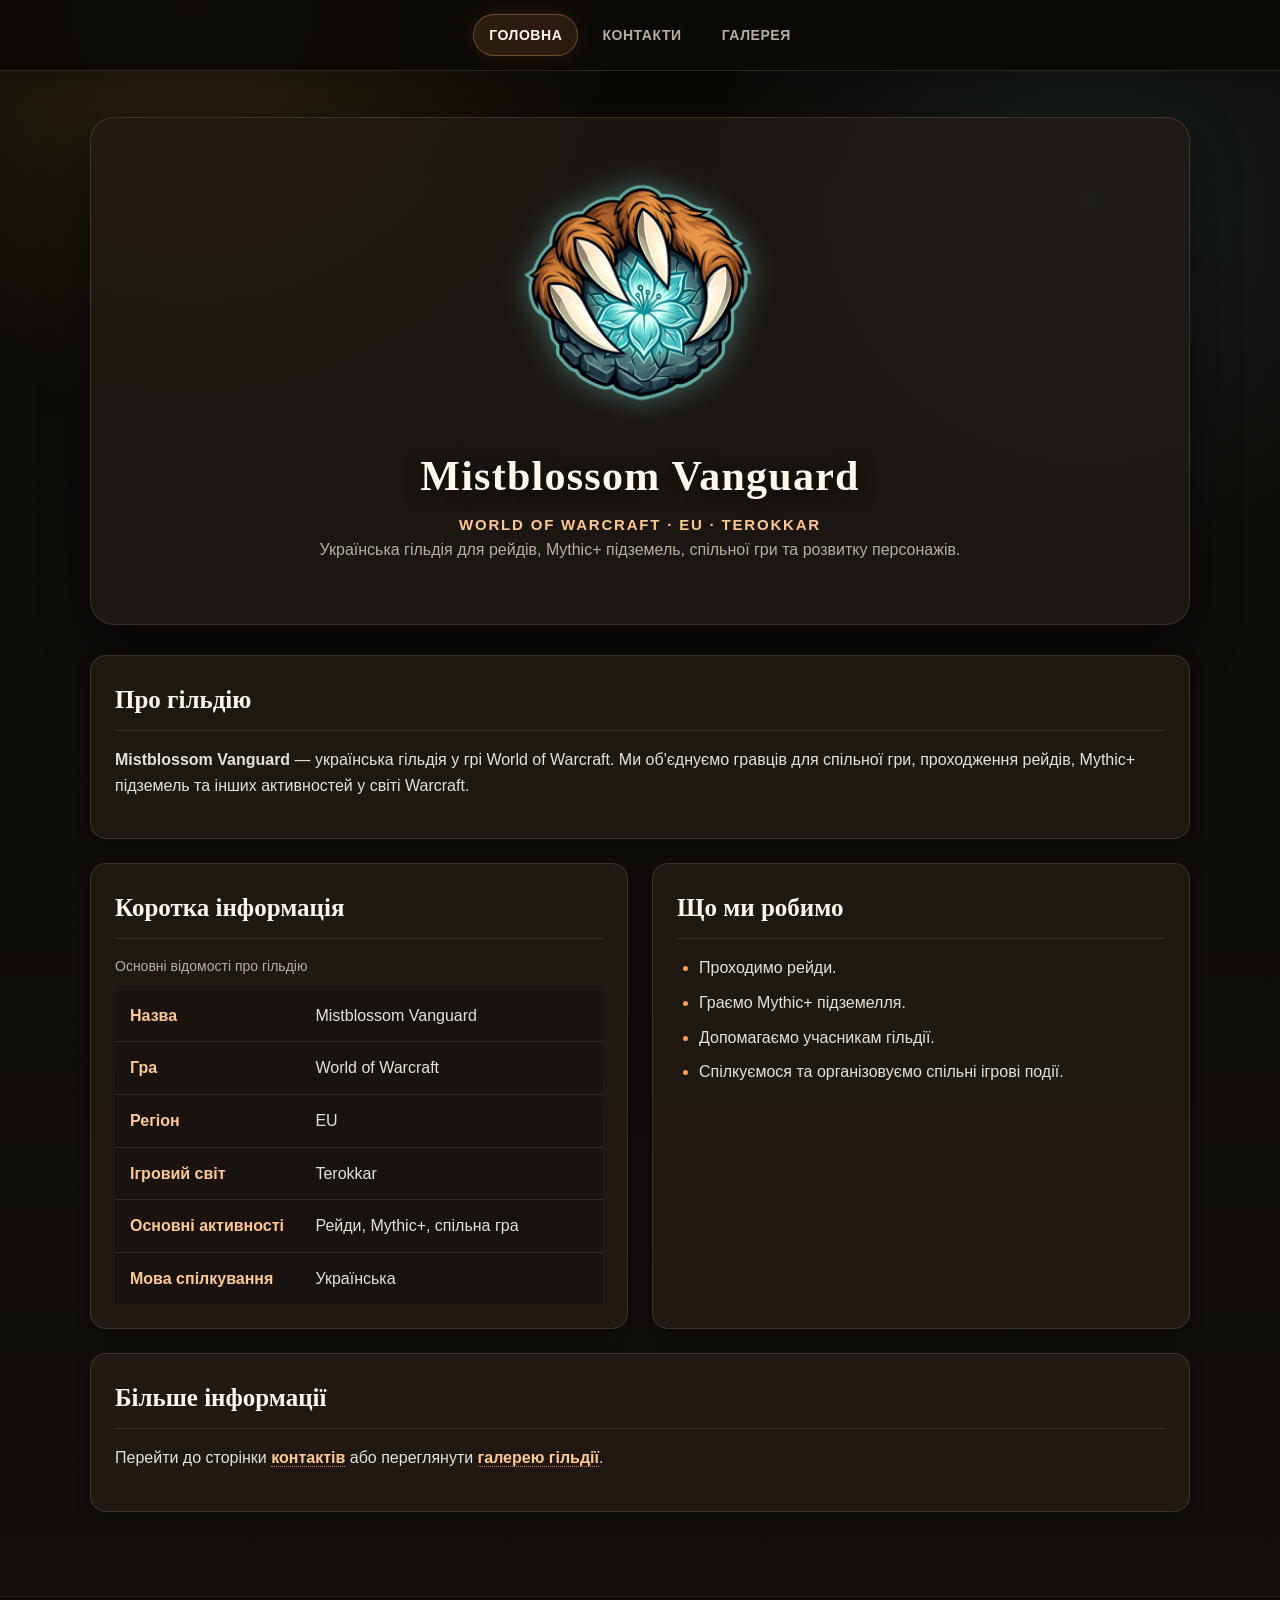
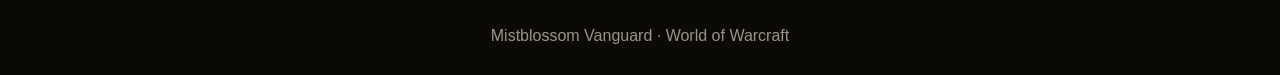
<file: index.html>
<!DOCTYPE html>
<html lang="uk">
<head>
    <meta charset="UTF-8">
    <meta name="description" content="Коротка інформація про гільдію Mistblossom Vanguard у World of Warcraft">
    <meta name="viewport" content="width=device-width, initial-scale=1.0">
    <title>Mistblossom Vanguard</title>
    <link rel="stylesheet" type="text/css" href="style.css">
</head>
<body id="home-page">
    <header id="site-header" class="site-header">
        <nav id="main-navigation" class="site-nav">
            <a class="nav-link active" href="index.html">Головна</a>
            <a class="nav-link" href="pages/contact.html">Контакти</a>
            <a class="nav-link" href="pages/gallery.html">Галерея</a>
        </nav>
    </header>

    <main id="main-content" class="page-content">
        <section id="guild-hero" class="hero">
            <div id="logo-animation" class="logo-animation">
                <img id="guild-logo" class="guild-logo" src="photo/guild-logo.png" alt="Логотип гільдії Mistblossom Vanguard">
            </div>

            <h1 id="main-title" class="page-title">Mistblossom Vanguard</h1>
            <p class="guild-tagline">World of Warcraft · EU · Terokkar</p>
            <p class="page-subtitle">
                Українська гільдія для рейдів, Mythic+ підземель, спільної гри та розвитку персонажів.
            </p>
        </section>

        <section id="about-guild" class="content-card">
            <h2 class="section-title">Про гільдію</h2>
            <p class="guild-description">
                <b>Mistblossom Vanguard</b> — українська гільдія у грі World of Warcraft.
                Ми об'єднуємо гравців для спільної гри, проходження рейдів, Mythic+ підземель
                та інших активностей у світі Warcraft.
            </p>
        </section>

        <div id="guild-information" class="info-grid">
            <section id="short-info" class="content-card">
                <h2 class="section-title">Коротка інформація</h2>
                <div class="table-wrapper">
                    <table id="guild-table" class="guild-table">
                        <caption>Основні відомості про гільдію</caption>
                        <tbody>
                            <tr>
                                <th>Назва</th>
                                <td>Mistblossom Vanguard</td>
                            </tr>
                            <tr>
                                <th>Гра</th>
                                <td>World of Warcraft</td>
                            </tr>
                            <tr>
                                <th>Регіон</th>
                                <td>EU</td>
                            </tr>
                            <tr>
                                <th>Ігровий світ</th>
                                <td>Terokkar</td>
                            </tr>
                            <tr>
                                <th>Основні активності</th>
                                <td>Рейди, Mythic+, спільна гра</td>
                            </tr>
                            <tr>
                                <th>Мова спілкування</th>
                                <td>Українська</td>
                            </tr>
                        </tbody>
                    </table>
                </div>
            </section>

            <section id="guild-activities" class="content-card">
                <h2 class="section-title">Що ми робимо</h2>
                <ul class="guild-list">
                    <li>Проходимо рейди.</li>
                    <li>Граємо Mythic+ підземелля.</li>
                    <li>Допомагаємо учасникам гільдії.</li>
                    <li>Спілкуємося та організовуємо спільні ігрові події.</li>
                </ul>
            </section>
        </div>

        <section id="more-information" class="content-card">
            <h2 class="section-title">Більше інформації</h2>
            <p>
                Перейти до сторінки
                <a class="text-link" href="pages/contact.html">контактів</a>
                або переглянути
                <a class="text-link" href="pages/gallery.html">галерею гільдії</a>.
            </p>
        </section>
    </main>

    <footer id="site-footer" class="site-footer">
        <p>Mistblossom Vanguard · World of Warcraft</p>
    </footer>
</body>
</html>
</file>
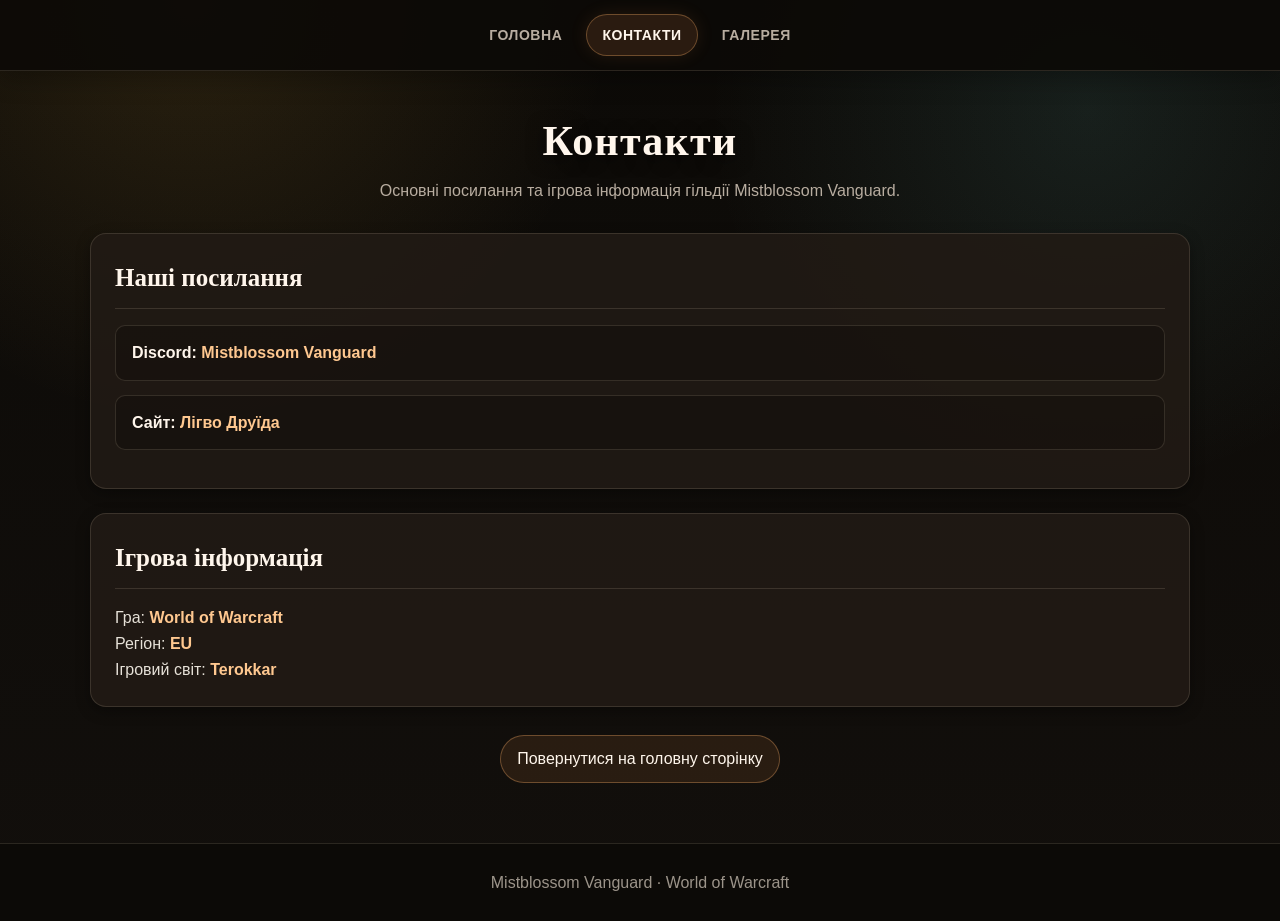
<file: pages/contact.html>
<!DOCTYPE html>
<html lang="uk">
<head>
    <meta charset="UTF-8">
    <meta name="description" content="Контакти гільдії Mistblossom Vanguard">
    <meta name="viewport" content="width=device-width, initial-scale=1.0">
    <title>Контакти — Mistblossom Vanguard</title>
    <link rel="stylesheet" type="text/css" href="../style.css">
</head>
<body id="contact-page">
    <header id="site-header" class="site-header">
        <nav id="main-navigation" class="site-nav">
            <a class="nav-link" href="../index.html">Головна</a>
            <a class="nav-link active" href="contact.html">Контакти</a>
            <a class="nav-link" href="gallery.html">Галерея</a>
        </nav>
    </header>

    <main id="main-content" class="page-content">
        <h1 id="contact-title" class="page-title">Контакти</h1>
        <p class="page-subtitle">
            Основні посилання та ігрова інформація гільдії Mistblossom Vanguard.
        </p>

        <section id="contact-links" class="content-card">
            <h2 class="section-title">Наші посилання</h2>
            <ul class="contact-list">
                <li>
                    <strong>Discord:</strong>
                    <a class="contact-link" href="https://discord.gg/stNeSaVkhM" target="_blank">Mistblossom Vanguard</a>
                </li>
                <li>
                    <strong>Сайт:</strong>
                    <a class="contact-link" href="https://lihvodruida.pp.ua" target="_blank">Лігво Друїда</a>
                </li>
            </ul>
        </section>

        <section id="game-information" class="content-card">
            <h2 class="section-title">Ігрова інформація</h2>
            <p class="game-info">
                Гра: <b>World of Warcraft</b><br>
                Регіон: <b>EU</b><br>
                Ігровий світ: <b>Terokkar</b>
            </p>
        </section>

        <div class="back-link-box">
            <a class="back-link" href="../index.html">Повернутися на головну сторінку</a>
        </div>
    </main>

    <footer id="site-footer" class="site-footer">
        <p>Mistblossom Vanguard · World of Warcraft</p>
    </footer>
</body>
</html>
</file>
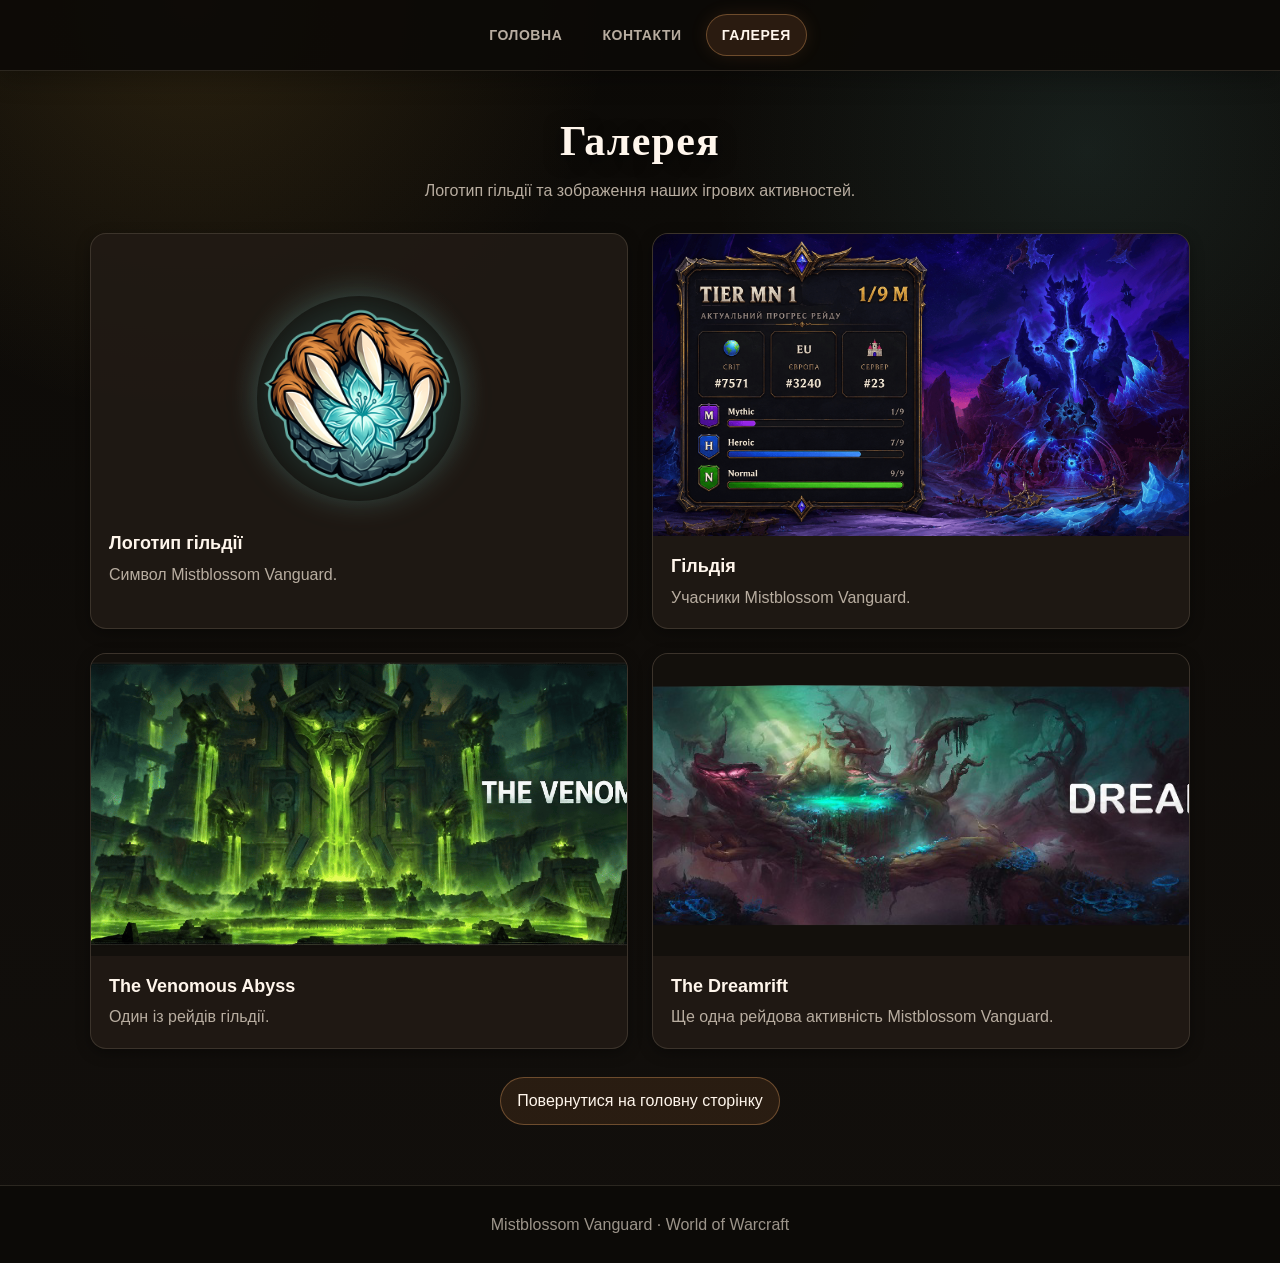
<file: pages/gallery.html>
<!DOCTYPE html>
<html lang="uk">
<head>
    <meta charset="UTF-8">
    <meta name="description" content="Галерея гільдії Mistblossom Vanguard">
    <meta name="viewport" content="width=device-width, initial-scale=1.0">
    <title>Галерея — Mistblossom Vanguard</title>
    <link rel="stylesheet" type="text/css" href="../style.css">
</head>
<body id="gallery-page">
    <header id="site-header" class="site-header">
        <nav id="main-navigation" class="site-nav">
            <a class="nav-link" href="../index.html">Головна</a>
            <a class="nav-link" href="contact.html">Контакти</a>
            <a class="nav-link active" href="gallery.html">Галерея</a>
        </nav>
    </header>

    <main id="main-content" class="page-content">
        <h1 id="gallery-title" class="page-title">Галерея</h1>
        <p class="page-subtitle">
            Логотип гільдії та зображення наших ігрових активностей.
        </p>

        <section id="guild-gallery" class="gallery-grid">
            <figure id="gallery-logo" class="gallery-card logo-card">
                <div class="logo-animation">
                    <img class="guild-logo" src="../photo/guild-logo.png" alt="Логотип гільдії Mistblossom Vanguard">
                </div>
                <figcaption>
                    <strong>Логотип гільдії</strong>
                    Символ Mistblossom Vanguard.
                </figcaption>
            </figure>

            <figure id="gallery-members" class="gallery-card">
                <img src="../photo/guild-members.png" alt="Зображення гільдії Mistblossom Vanguard">
                <figcaption>
                    <strong>Гільдія</strong>
                    Учасники Mistblossom Vanguard.
                </figcaption>
            </figure>

            <figure id="gallery-venomous" class="gallery-card">
                <img src="../photo/raid-venomous.png" alt="Рейд The Venomous Abyss">
                <figcaption>
                    <strong>The Venomous Abyss</strong>
                    Один із рейдів гільдії.
                </figcaption>
            </figure>

            <figure id="gallery-dreamrift" class="gallery-card">
                <img src="../photo/raid-dreamrift.png" alt="Рейд The Dreamrift">
                <figcaption>
                    <strong>The Dreamrift</strong>
                    Ще одна рейдова активність Mistblossom Vanguard.
                </figcaption>
            </figure>
        </section>

        <div class="back-link-box">
            <a class="back-link" href="../index.html">Повернутися на головну сторінку</a>
        </div>
    </main>

    <footer id="site-footer" class="site-footer">
        <p>Mistblossom Vanguard · World of Warcraft</p>
    </footer>
</body>
</html>
</file>
<file: style.css>
/* =========================================================
   Mistblossom Vanguard — CSS homework
   Стиль адаптовано на основі дизайну сайту «Лігво Друїда».
   ========================================================= */

:root {
    --bg-deep: #0c0a07;
    --bg-main: #120f0c;
    --bg-panel: rgba(34, 27, 21, 0.88);
    --bg-panel-hover: rgba(44, 35, 27, 0.95);

    --text-main: #e6e1d8;
    --text-title: #fff6ec;
    --text-muted: #b8ada0;

    --accent: #ff9b55;
    --accent-light: #ffc890;
    --accent-dark: #d86324;
    --gold: #c89b3c;
    --teal: #79d9d3;

    --border: rgba(255, 226, 196, 0.13);
    --border-strong: rgba(255, 178, 106, 0.32);

    --radius-small: 10px;
    --radius-medium: 16px;
    --radius-large: 24px;

    --shadow-small: 0 4px 14px rgba(0, 0, 0, 0.35);
    --shadow-large: 0 20px 50px rgba(0, 0, 0, 0.45);
}

/* Базові стилі */
* {
    box-sizing: border-box;
}

html {
    scroll-behavior: smooth;
}

body {
    margin: 0;
    min-height: 100vh;
    color: var(--text-main);
    font-family: Arial, Helvetica, sans-serif;
    line-height: 1.6;
    background-color: var(--bg-main);
    background-image:
        radial-gradient(circle at 15% 0%, rgba(200, 155, 60, 0.16), transparent 420px),
        radial-gradient(circle at 85% 12%, rgba(121, 217, 211, 0.10), transparent 380px),
        linear-gradient(180deg, var(--bg-deep), var(--bg-main));
}

img {
    max-width: 100%;
    height: auto;
}

a {
    color: var(--accent-light);
    text-decoration: none;
    transition: color 0.25s ease, background-color 0.25s ease, transform 0.25s ease;
}

a:hover {
    color: #ffffff;
}

/* Шапка та навігація */
.site-header {
    position: sticky;
    top: 0;
    z-index: 10;
    padding: 14px 20px;
    background-color: rgba(12, 10, 7, 0.93);
    border-bottom: 1px solid var(--border);
    box-shadow: 0 8px 24px rgba(0, 0, 0, 0.28);
}

.site-nav {
    display: flex;
    justify-content: center;
    align-items: center;
    flex-wrap: wrap;
    gap: 8px;
    max-width: 1100px;
    margin: 0 auto;
}

.nav-link {
    display: inline-block;
    padding: 9px 15px;
    color: var(--text-muted);
    font-size: 14px;
    font-weight: bold;
    letter-spacing: 0.04em;
    text-transform: uppercase;
    border: 1px solid transparent;
    border-radius: 999px;
}

.nav-link:hover {
    color: var(--text-title);
    background-color: rgba(255, 155, 85, 0.08);
    border-color: var(--border);
    transform: translateY(-1px);
}

.nav-link.active {
    color: var(--text-title);
    background-color: rgba(255, 155, 85, 0.13);
    border-color: var(--border-strong);
    box-shadow: 0 0 18px rgba(255, 155, 85, 0.10);
}

/* Основна область */
.page-content {
    width: calc(100% - 32px);
    max-width: 1100px;
    margin: 0 auto;
    padding: 46px 0 60px;
}

.page-title {
    margin: 0 0 12px;
    color: var(--text-title);
    font-family: Georgia, "Times New Roman", serif;
    font-size: 42px;
    line-height: 1.15;
    text-align: center;
    letter-spacing: 0.03em;
    text-shadow: 0 3px 18px rgba(0, 0, 0, 0.65);
}

.page-subtitle {
    max-width: 720px;
    margin: 0 auto 30px;
    color: var(--text-muted);
    text-align: center;
}

.section-title {
    margin: 0 0 16px;
    color: var(--text-title);
    font-family: Georgia, "Times New Roman", serif;
    font-size: 25px;
    border-bottom: 1px solid var(--border);
    padding-bottom: 10px;
}

.content-card {
    margin: 0 0 24px;
    padding: 24px;
    background-color: var(--bg-panel);
    border: 1px solid var(--border);
    border-radius: var(--radius-medium);
    box-shadow: var(--shadow-small);
    transition: transform 0.3s ease, border-color 0.3s ease, background-color 0.3s ease, box-shadow 0.3s ease;
}

.content-card:hover {
    background-color: var(--bg-panel-hover);
    border-color: var(--border-strong);
    box-shadow: var(--shadow-large);
    transform: translateY(-2px);
}

/* Hero головної сторінки */
.hero {
    margin-bottom: 30px;
    padding: 38px 24px 32px;
    text-align: center;
    background-color: rgba(34, 27, 21, 0.72);
    border: 1px solid var(--border);
    border-radius: var(--radius-large);
    box-shadow: var(--shadow-large);
}

.hero .page-title {
    margin-top: 22px;
}

.guild-tagline {
    margin: 0;
    color: var(--accent-light);
    font-size: 15px;
    font-weight: bold;
    letter-spacing: 0.12em;
    text-transform: uppercase;
}

/* Логотип та його анімація */
.logo-animation {
    display: inline-flex;
    align-items: center;
    justify-content: center;
    width: 280px;
    max-width: 80vw;
    margin: 0 auto;
    padding: 12px;
    border-radius: 50%;
    background: radial-gradient(circle, rgba(121, 217, 211, 0.14), transparent 66%);
    animation: logoFloat 4s ease-in-out infinite;
}

.guild-logo {
    display: block;
    width: 250px;
    border-radius: 50%;
    filter: drop-shadow(0 0 15px rgba(121, 217, 211, 0.35));
    transition: transform 0.35s ease, filter 0.35s ease;
    animation: logoGlow 3s ease-in-out infinite;
}

.guild-logo:hover {
    transform: scale(1.05);
    filter:
        drop-shadow(0 0 16px rgba(121, 217, 211, 0.70))
        drop-shadow(0 0 28px rgba(255, 155, 85, 0.30));
}

@keyframes logoFloat {
    0% {
        transform: translateY(0);
    }

    50% {
        transform: translateY(-10px);
    }

    100% {
        transform: translateY(0);
    }
}

@keyframes logoGlow {
    0% {
        filter: drop-shadow(0 0 12px rgba(121, 217, 211, 0.25));
    }

    50% {
        filter:
            drop-shadow(0 0 20px rgba(121, 217, 211, 0.65))
            drop-shadow(0 0 30px rgba(255, 155, 85, 0.20));
    }

    100% {
        filter: drop-shadow(0 0 12px rgba(121, 217, 211, 0.25));
    }
}

/* Інформація про гільдію */
.info-grid {
    display: flex;
    flex-wrap: wrap;
    gap: 24px;
    align-items: stretch;
}

.info-grid .content-card {
    flex: 1 1 420px;
}

.guild-list {
    margin: 0;
    padding-left: 22px;
}

.guild-list li {
    margin-bottom: 9px;
}

.guild-list li::marker {
    color: var(--accent);
}

.table-wrapper {
    width: 100%;
    overflow-x: auto;
}

.guild-table {
    width: 100%;
    border-collapse: collapse;
    background-color: rgba(12, 10, 7, 0.28);
}

.guild-table caption {
    margin-bottom: 12px;
    color: var(--text-muted);
    font-size: 14px;
    text-align: left;
}

.guild-table th,
.guild-table td {
    padding: 13px 15px;
    text-align: left;
    border-bottom: 1px solid var(--border);
}

.guild-table th {
    width: 38%;
    color: var(--accent-light);
}

.guild-table tr:last-child th,
.guild-table tr:last-child td {
    border-bottom: 0;
}

.text-link {
    font-weight: bold;
    border-bottom: 1px dotted rgba(255, 200, 144, 0.65);
}

/* Контакти */
.contact-list {
    margin: 0;
    padding: 0;
    list-style: none;
}

.contact-list li {
    margin-bottom: 14px;
    padding: 14px 16px;
    background-color: rgba(12, 10, 7, 0.34);
    border: 1px solid var(--border);
    border-radius: var(--radius-small);
}

.contact-list strong {
    color: var(--text-title);
}

.contact-link {
    font-weight: bold;
}

.game-info {
    margin: 0;
}

.game-info b {
    color: var(--accent-light);
}

/* Галерея */
.gallery-grid {
    display: flex;
    flex-wrap: wrap;
    gap: 24px;
    align-items: stretch;
}

.gallery-card {
    flex: 1 1 440px;
    margin: 0;
    overflow: hidden;
    background-color: var(--bg-panel);
    border: 1px solid var(--border);
    border-radius: var(--radius-medium);
    box-shadow: var(--shadow-small);
    transition: transform 0.3s ease, border-color 0.3s ease, box-shadow 0.3s ease;
}

.gallery-card:hover {
    transform: translateY(-4px);
    border-color: var(--border-strong);
    box-shadow: var(--shadow-large);
}

.gallery-card img {
    display: block;
    width: 100%;
    aspect-ratio: 16 / 9;
    object-fit: cover;
    background-color: rgba(12, 10, 7, 0.6);
}

.gallery-card.logo-card .logo-animation {
    display: flex;
    margin: 24px auto 0;
}

.gallery-card.logo-card img {
    width: 300px;
    max-width: 80%;
    margin: 26px auto 0;
    aspect-ratio: 1 / 1;
    object-fit: contain;
}

.gallery-card figcaption {
    padding: 16px 18px 18px;
    color: var(--text-muted);
}

.gallery-card figcaption strong {
    display: block;
    margin-bottom: 4px;
    color: var(--text-title);
    font-size: 18px;
}

/* Підвал */
.site-footer {
    padding: 26px 20px;
    color: #9c948a;
    text-align: center;
    background-color: var(--bg-deep);
    border-top: 1px solid var(--border);
}

.site-footer p {
    margin: 0;
}

/* Посилання повернення */
.back-link-box {
    margin-top: 28px;
    text-align: center;
}

.back-link {
    display: inline-block;
    padding: 10px 16px;
    color: var(--text-title);
    background-color: rgba(255, 155, 85, 0.10);
    border: 1px solid var(--border-strong);
    border-radius: 999px;
}

.back-link:hover {
    background-color: rgba(255, 155, 85, 0.18);
    transform: translateY(-2px);
}

/* Адаптація під менші екрани */
@media (max-width: 700px) {
    .site-header {
        position: static;
        padding: 12px;
    }

    .site-nav {
        gap: 5px;
    }

    .nav-link {
        padding: 8px 10px;
        font-size: 12px;
    }

    .page-content {
        width: calc(100% - 24px);
        padding-top: 28px;
    }

    .page-title {
        font-size: 32px;
    }

    .hero {
        padding: 28px 16px 24px;
    }

    .content-card {
        padding: 18px;
    }

    .guild-table th,
    .guild-table td {
        padding: 11px 10px;
    }

    .gallery-card {
        flex-basis: 100%;
    }
}

/* Якщо користувач вимкнув анімації у системі */
@media (prefers-reduced-motion: reduce) {
    *,
    *::before,
    *::after {
        animation-duration: 0.001ms !important;
        animation-iteration-count: 1 !important;
        transition-duration: 0.001ms !important;
    }
}
</file>
